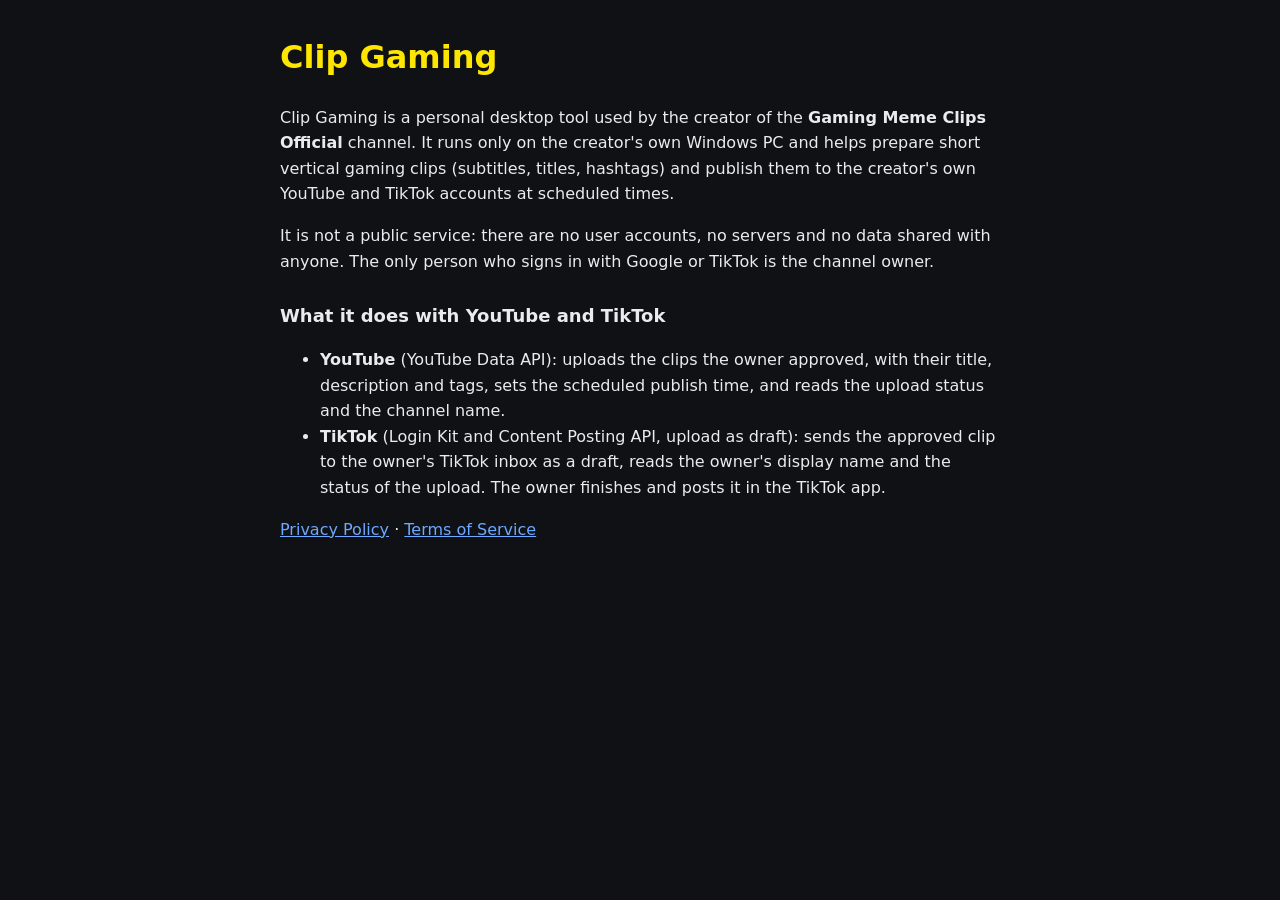
<file: index.html>
<!doctype html>
<html lang="en">
<head>
<meta charset="utf-8">
<meta name="viewport" content="width=device-width, initial-scale=1">
<title>Clip Gaming</title>
<link rel="stylesheet" href="style.css">
</head>
<body>
<main>
  <h1>Clip Gaming</h1>
  <p>Clip Gaming is a personal desktop tool used by the creator of the <b>Gaming Meme Clips Official</b> channel. It runs only
    on the creator's own Windows PC and helps prepare short vertical gaming clips (subtitles, titles, hashtags) and publish
    them to the creator's own YouTube and TikTok accounts at scheduled times.</p>
  <p>It is not a public service: there are no user accounts, no servers and no data shared with anyone. The only person who
    signs in with Google or TikTok is the channel owner.</p>
  <h2>What it does with YouTube and TikTok</h2>
  <ul>
    <li><b>YouTube</b> (YouTube Data API): uploads the clips the owner approved, with their title, description and tags,
      sets the scheduled publish time, and reads the upload status and the channel name.</li>
    <li><b>TikTok</b> (Login Kit and Content Posting API, upload as draft): sends the approved clip to the owner's TikTok
      inbox as a draft, reads the owner's display name and the status of the upload. The owner finishes and posts it in the
      TikTok app.</li>
  </ul>
  <p><a href="privacy.html">Privacy Policy</a> · <a href="terms.html">Terms of Service</a></p>
</main>
</body>
</html>
</file>
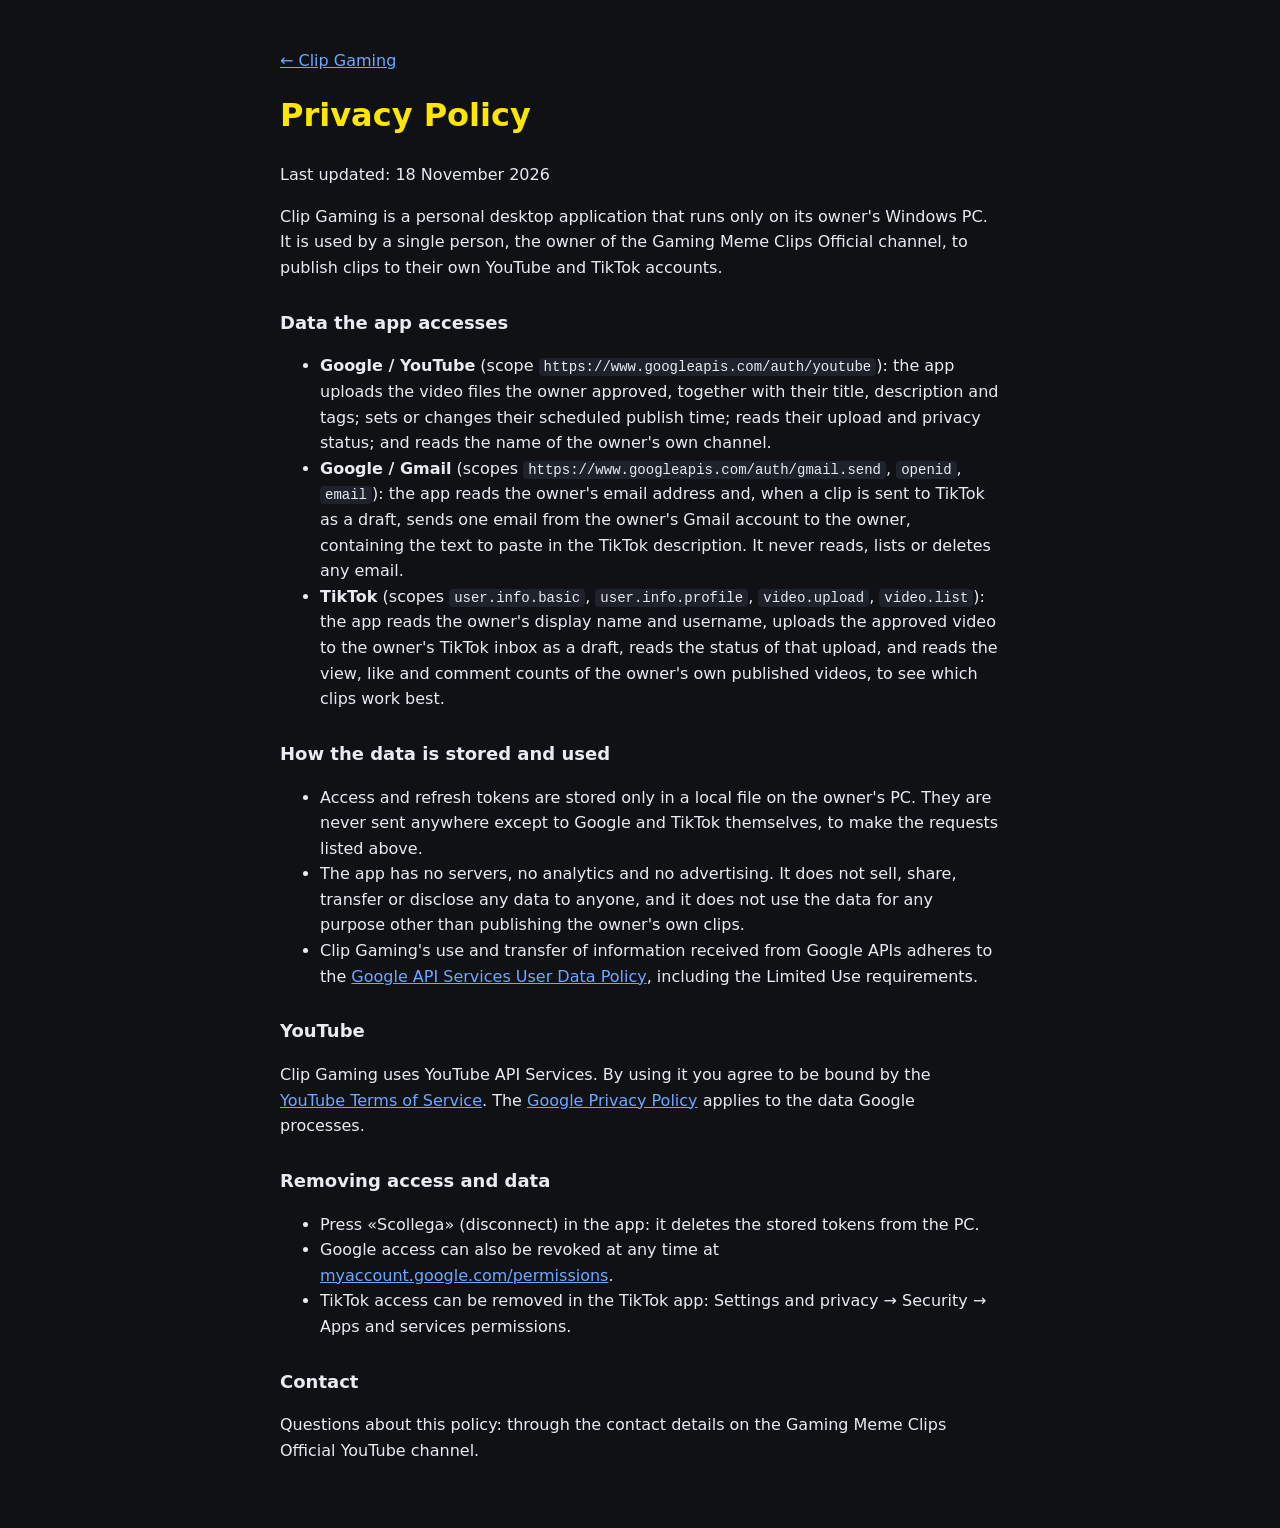
<file: privacy.html>
<!doctype html>
<html lang="en">
<head>
<meta charset="utf-8">
<meta name="viewport" content="width=device-width, initial-scale=1">
<title>Clip Gaming – Privacy Policy</title>
<link rel="stylesheet" href="style.css">
</head>
<body>
<main>
  <p><a href="index.html">← Clip Gaming</a></p>
  <h1>Privacy Policy</h1>
  <p>Last updated: 18 November 2026</p>
  <p>Clip Gaming is a personal desktop application that runs only on its owner's Windows PC. It is used by a single person,
    the owner of the Gaming Meme Clips Official channel, to publish clips to their own YouTube and TikTok accounts.</p>

  <h2>Data the app accesses</h2>
  <ul>
    <li><b>Google / YouTube</b> (scope <code>https://www.googleapis.com/auth/youtube</code>): the app uploads the video files
      the owner approved, together with their title, description and tags; sets or changes their scheduled publish time;
      reads their upload and privacy status; and reads the name of the owner's own channel.</li>
    <li><b>Google / Gmail</b> (scopes <code>https://www.googleapis.com/auth/gmail.send</code>, <code>openid</code>,
      <code>email</code>): the app reads the owner's email address and, when a clip is sent to TikTok as a draft, sends one
      email from the owner's Gmail account to the owner, containing the text to paste in the TikTok description. It never
      reads, lists or deletes any email.</li>
    <li><b>TikTok</b> (scopes <code>user.info.basic</code>, <code>user.info.profile</code>, <code>video.upload</code>,
      <code>video.list</code>): the app reads the owner's display name and username, uploads the approved video to the owner's
      TikTok inbox as a draft, reads the status of that upload, and reads the view, like and comment counts of the owner's own
      published videos, to see which clips work best.</li>
  </ul>

  <h2>How the data is stored and used</h2>
  <ul>
    <li>Access and refresh tokens are stored only in a local file on the owner's PC. They are never sent anywhere except to
      Google and TikTok themselves, to make the requests listed above.</li>
    <li>The app has no servers, no analytics and no advertising. It does not sell, share, transfer or disclose any data to
      anyone, and it does not use the data for any purpose other than publishing the owner's own clips.</li>
    <li>Clip Gaming's use and transfer of information received from Google APIs adheres to the
      <a href="https://developers.google.com/terms/api-services-user-data-policy">Google API Services User Data Policy</a>,
      including the Limited Use requirements.</li>
  </ul>

  <h2>YouTube</h2>
  <p>Clip Gaming uses YouTube API Services. By using it you agree to be bound by the
    <a href="https://www.youtube.com/t/terms">YouTube Terms of Service</a>. The
    <a href="https://policies.google.com/privacy">Google Privacy Policy</a> applies to the data Google processes.</p>

  <h2>Removing access and data</h2>
  <ul>
    <li>Press «Scollega» (disconnect) in the app: it deletes the stored tokens from the PC.</li>
    <li>Google access can also be revoked at any time at
      <a href="https://myaccount.google.com/permissions">myaccount.google.com/permissions</a>.</li>
    <li>TikTok access can be removed in the TikTok app: Settings and privacy → Security → Apps and services permissions.</li>
  </ul>

  <h2>Contact</h2>
  <p>Questions about this policy: through the contact details on the Gaming Meme Clips Official YouTube channel.</p>
</main>
</body>
</html>
</file>
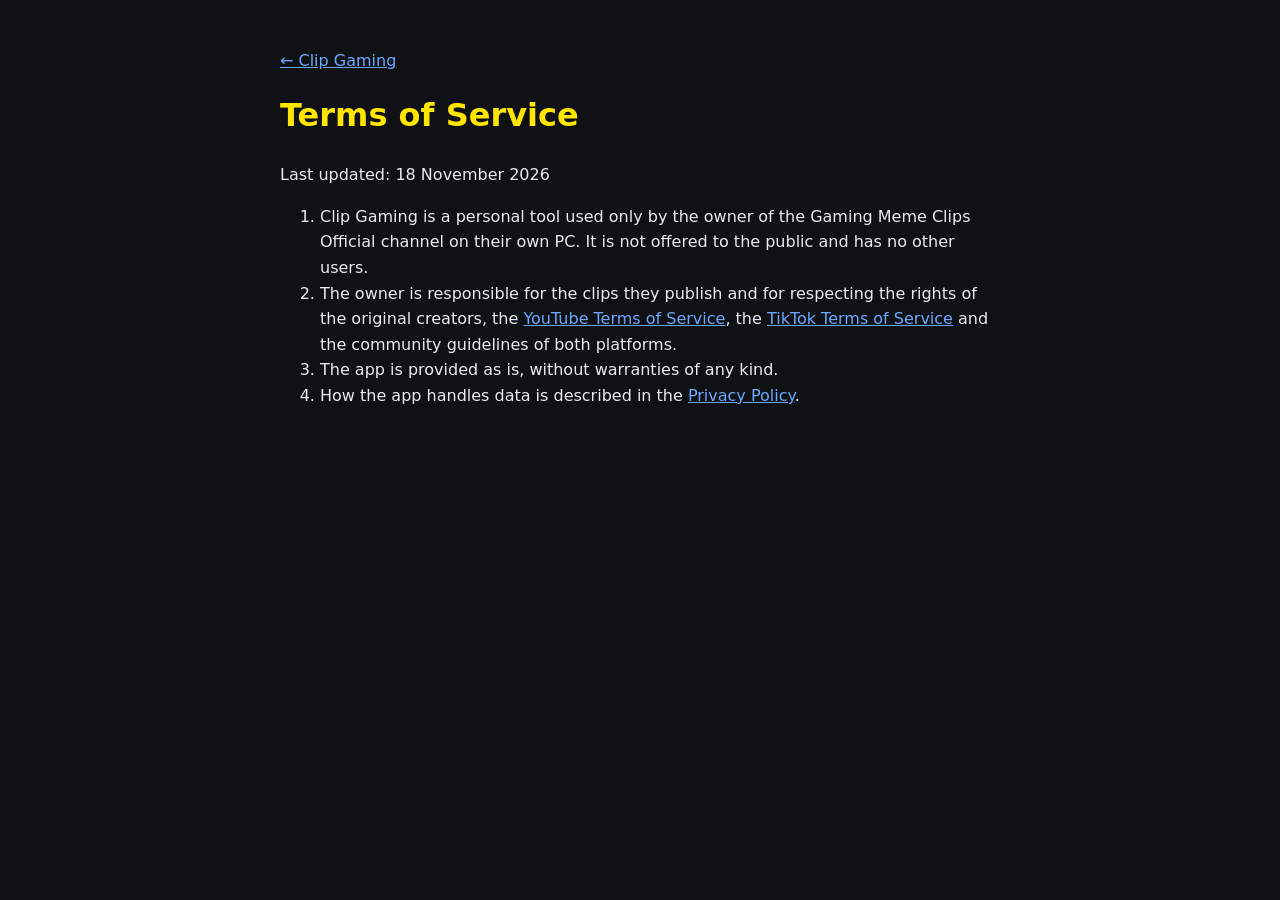
<file: terms.html>
<!doctype html>
<html lang="en">
<head>
<meta charset="utf-8">
<meta name="viewport" content="width=device-width, initial-scale=1">
<title>Clip Gaming – Terms of Service</title>
<link rel="stylesheet" href="style.css">
</head>
<body>
<main>
  <p><a href="index.html">← Clip Gaming</a></p>
  <h1>Terms of Service</h1>
  <p>Last updated: 18 November 2026</p>
  <ol>
    <li>Clip Gaming is a personal tool used only by the owner of the Gaming Meme Clips Official channel on their own PC. It is
      not offered to the public and has no other users.</li>
    <li>The owner is responsible for the clips they publish and for respecting the rights of the original creators, the
      <a href="https://www.youtube.com/t/terms">YouTube Terms of Service</a>, the
      <a href="https://www.tiktok.com/legal/terms-of-service">TikTok Terms of Service</a> and the community guidelines of
      both platforms.</li>
    <li>The app is provided as is, without warranties of any kind.</li>
    <li>How the app handles data is described in the <a href="privacy.html">Privacy Policy</a>.</li>
  </ol>
</main>
</body>
</html>
</file>
<file: style.css>
body { margin: 0; background: #0f1115; color: #e9ebf0; font: 16px/1.6 "Segoe UI", system-ui, sans-serif; }
main { max-width: 720px; margin: 0 auto; padding: 32px 16px 48px; }
h1 { color: #ffe600; margin-top: 0; }
h2 { font-size: 18px; margin-top: 28px; }
a { color: #6ea8ff; }
code { background: #1e222b; padding: 1px 5px; border-radius: 4px; font-size: 14px; }
</file>
